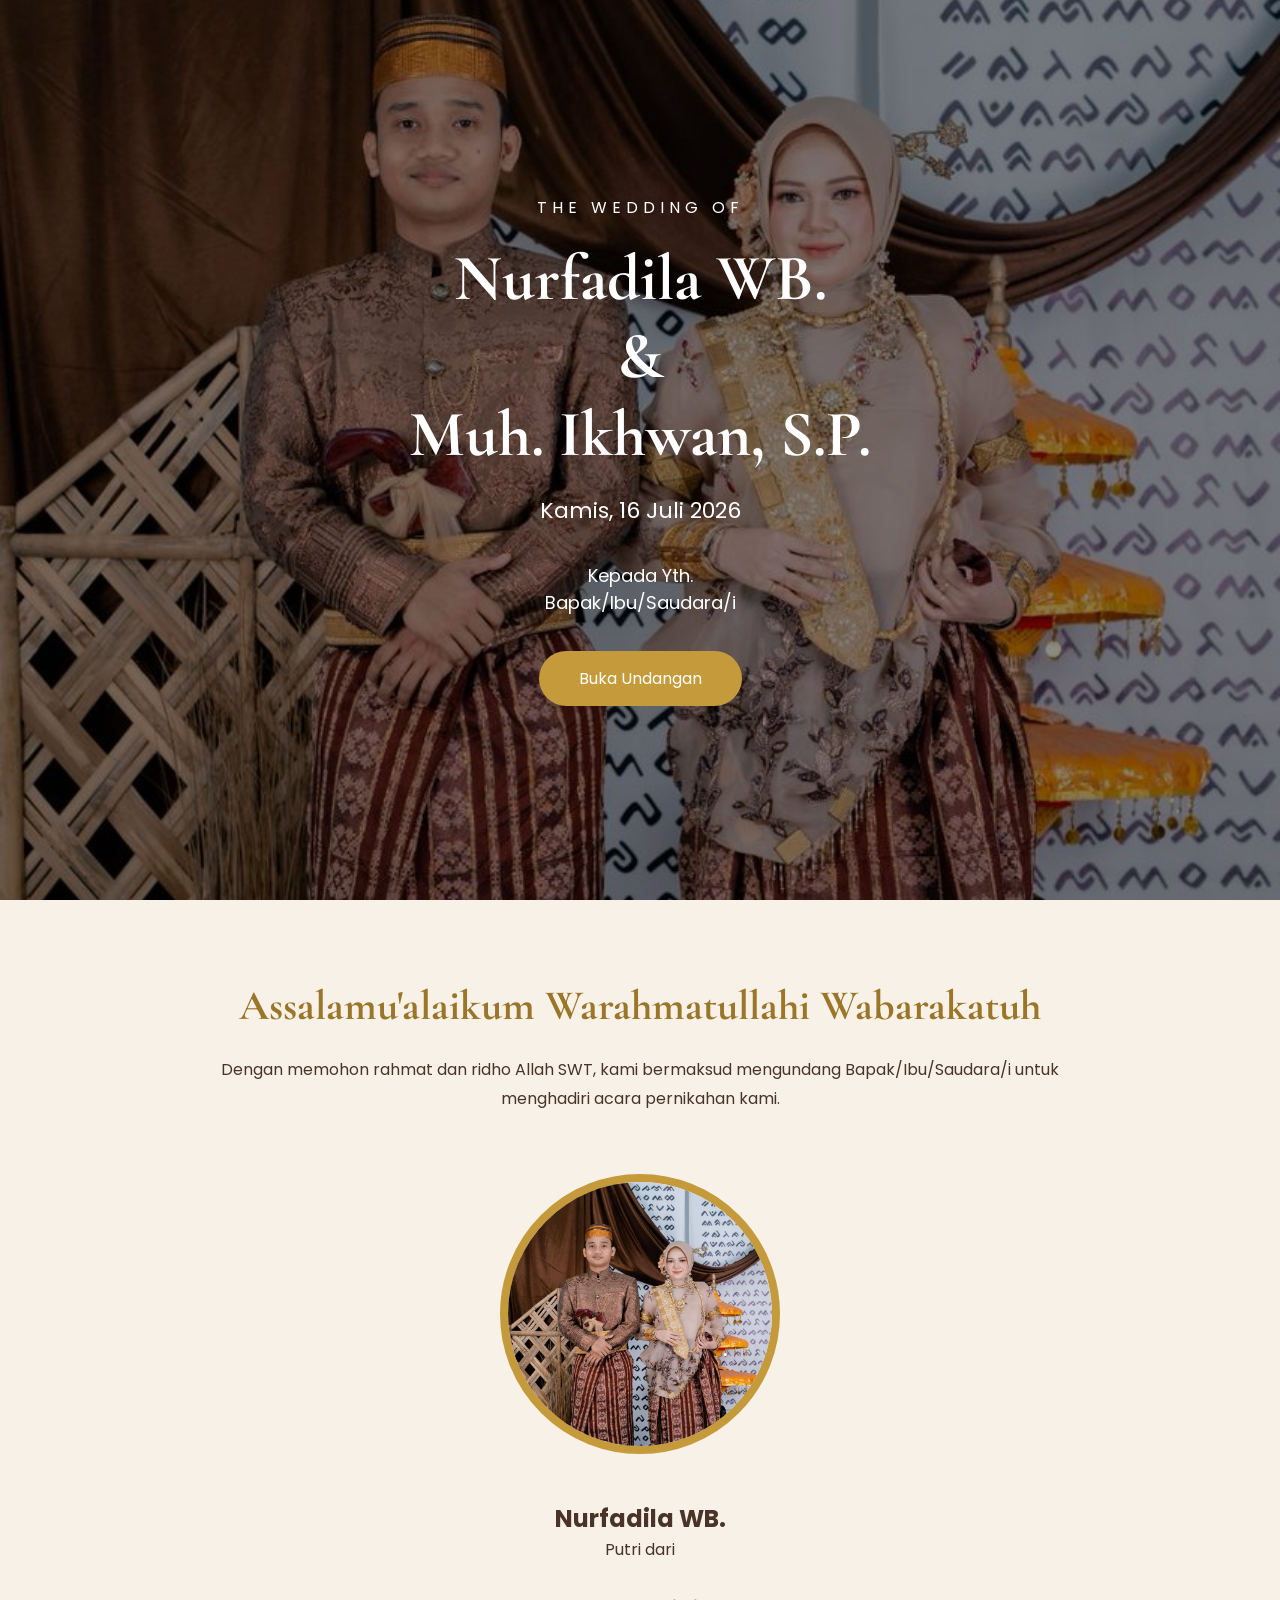
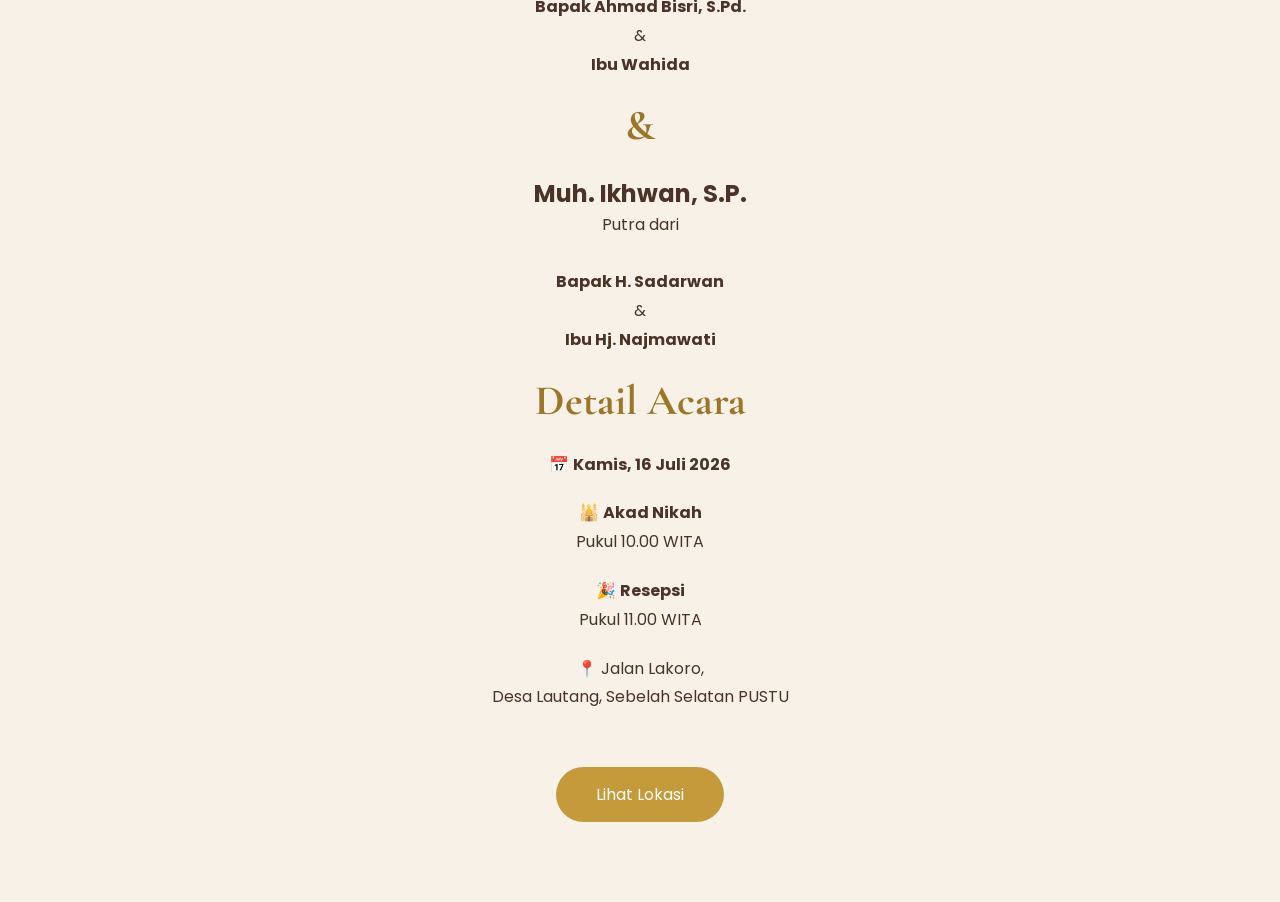
<file: index.html>
<!DOCTYPE html>
<html lang="id">
<head>
    <meta charset="UTF-8">
    <meta name="viewport" content="width=device-width, initial-scale=1.0">

    <title>Undangan Pernikahan Nurfadila & Ikhwan</title>

    <link rel="stylesheet" href="style.css">

    <!-- Google Font -->
    <link rel="preconnect" href="https://fonts.googleapis.com">
    <link rel="preconnect" href="https://fonts.gstatic.com" crossorigin>

    <link href="https://fonts.googleapis.com/css2?family=Cormorant+Garamond:wght@400;600;700&family=Poppins:wght@300;400;500&display=swap" rel="stylesheet">
</head>

<body>

    <!-- COVER -->
    <div class="cover">

        <div class="overlay"></div>

        <div class="content">

            <p class="small">THE WEDDING OF</p>

            <h1>
                Nurfadila WB.
                <br>
                &
                <br>
                Muh. Ikhwan, S.P.
            </h1>

            <p class="date">
                Kamis, 16 Juli 2026
            </p>

            <div class="guest">
                Kepada Yth.<br>
                <span id="namaTamu">Bapak/Ibu/Saudara/i</span>
            </div>

            <a href="#undangan" class="button">
                Buka Undangan
            </a>

        </div>

    </div>

    <!-- ISI UNDANGAN -->

    <section id="undangan">

        <h2>Assalamu'alaikum Warahmatullahi Wabarakatuh</h2>

        <p>
            Dengan memohon rahmat dan ridho Allah SWT,
            kami bermaksud mengundang Bapak/Ibu/Saudara/i
            untuk menghadiri acara pernikahan kami.
        </p>

        <div class="foto">
            <img src="mempelai.jpeg" alt="Foto Mempelai">
        </div>

        <h1>Nurfadila WB.</h1>

        <p>
            Putri dari
            <br><br>
            <strong>Bapak Ahmad Bisri, S.Pd.</strong>
            <br>&<br>
            <strong>Ibu Wahida</strong>
        </p>

        <h2>&</h2>

        <h1>Muh. Ikhwan, S.P.</h1>

        <p>
            Putra dari
            <br><br>
            <strong>Bapak H. Sadarwan</strong>
            <br>&<br>
            <strong>Ibu Hj. Najmawati</strong>
        </p>

        <h2>Detail Acara</h2>

        <p>
            📅 <strong>Kamis, 16 Juli 2026</strong>
        </p>

        <p>
            🕌 <strong>Akad Nikah</strong><br>
            Pukul 10.00 WITA
        </p>

        <p>
            🎉 <strong>Resepsi</strong><br>
            Pukul 11.00 WITA
        </p>

        <p>
            📍 Jalan Lakoro,<br>
            Desa Lautang, Sebelah Selatan PUSTU
        </p>

        <a
            href="https://www.google.com/maps/@-4.0267566,119.9239236,3a,75y,196.6h,90t/data=!3m10!1e1!3m8!1sgYK66HkS5_2B2-rjsJA1HA!2e0!7i16384!8i8192"
            class="button"
            target="_blank">
            Lihat Lokasi
        </a>

    </section>

    <script src="script.js"></script>

</body>
</html>
</file>
<file: style.css>
@import url('https://fonts.googleapis.com/css2?family=Cormorant+Garamond:wght@400;600;700&family=Poppins:wght@300;400;500&display=swap');

*{
    margin:0;
    padding:0;
    box-sizing:border-box;
}

html{
    scroll-behavior:smooth;
}

body{
    font-family:'Poppins',sans-serif;
    background:#f8f1e8;
    color:#4a3428;
    text-align:center;
}

.cover{
    width:100%;
    height:100vh;
    background:url("mempelai.jpeg") center center/cover no-repeat;
    position:relative;
    display:flex;
    justify-content:center;
    align-items:center;
}

.overlay{
    position:absolute;
    top:0;
    left:0;
    width:100%;
    height:100%;
    background:rgba(0,0,0,.45);
}

.content{
    position:relative;
    z-index:2;
    color:#fff;
    max-width:700px;
    padding:20px;
}

.small{
    letter-spacing:5px;
    font-size:16px;
}

.content h1{
    font-family:'Cormorant Garamond',serif;
    font-size:65px;
    margin:20px 0;
    line-height:1.2;
}

.date{
    font-size:22px;
    margin-top:10px;
}

.guest{
    margin-top:35px;
    font-size:18px;
}

.button{
    display:inline-block;
    margin-top:35px;
    padding:15px 40px;
    background:#c49a3a;
    color:#fff;
    text-decoration:none;
    border-radius:50px;
    transition:.3s;
}

.button:hover{
    background:#9b7628;
}

section{
    max-width:900px;
    margin:auto;
    padding:80px 20px;
}

section h2{
    font-family:'Cormorant Garamond',serif;
    font-size:42px;
    color:#9b7628;
    margin-bottom:25px;
}

section p{
    line-height:1.8;
    margin-bottom:20px;
}

.foto img{
    width:280px;
    height:280px;
    object-fit:cover;
    border-radius:50%;
    border:8px solid #c49a3a;
    margin:40px auto;
}

@media(max-width:768px){

.content h1{
    font-size:42px;
}

section h2{
    font-size:32px;
}

.foto img{
    width:220px;
    height:220px;
}

}
</file>
